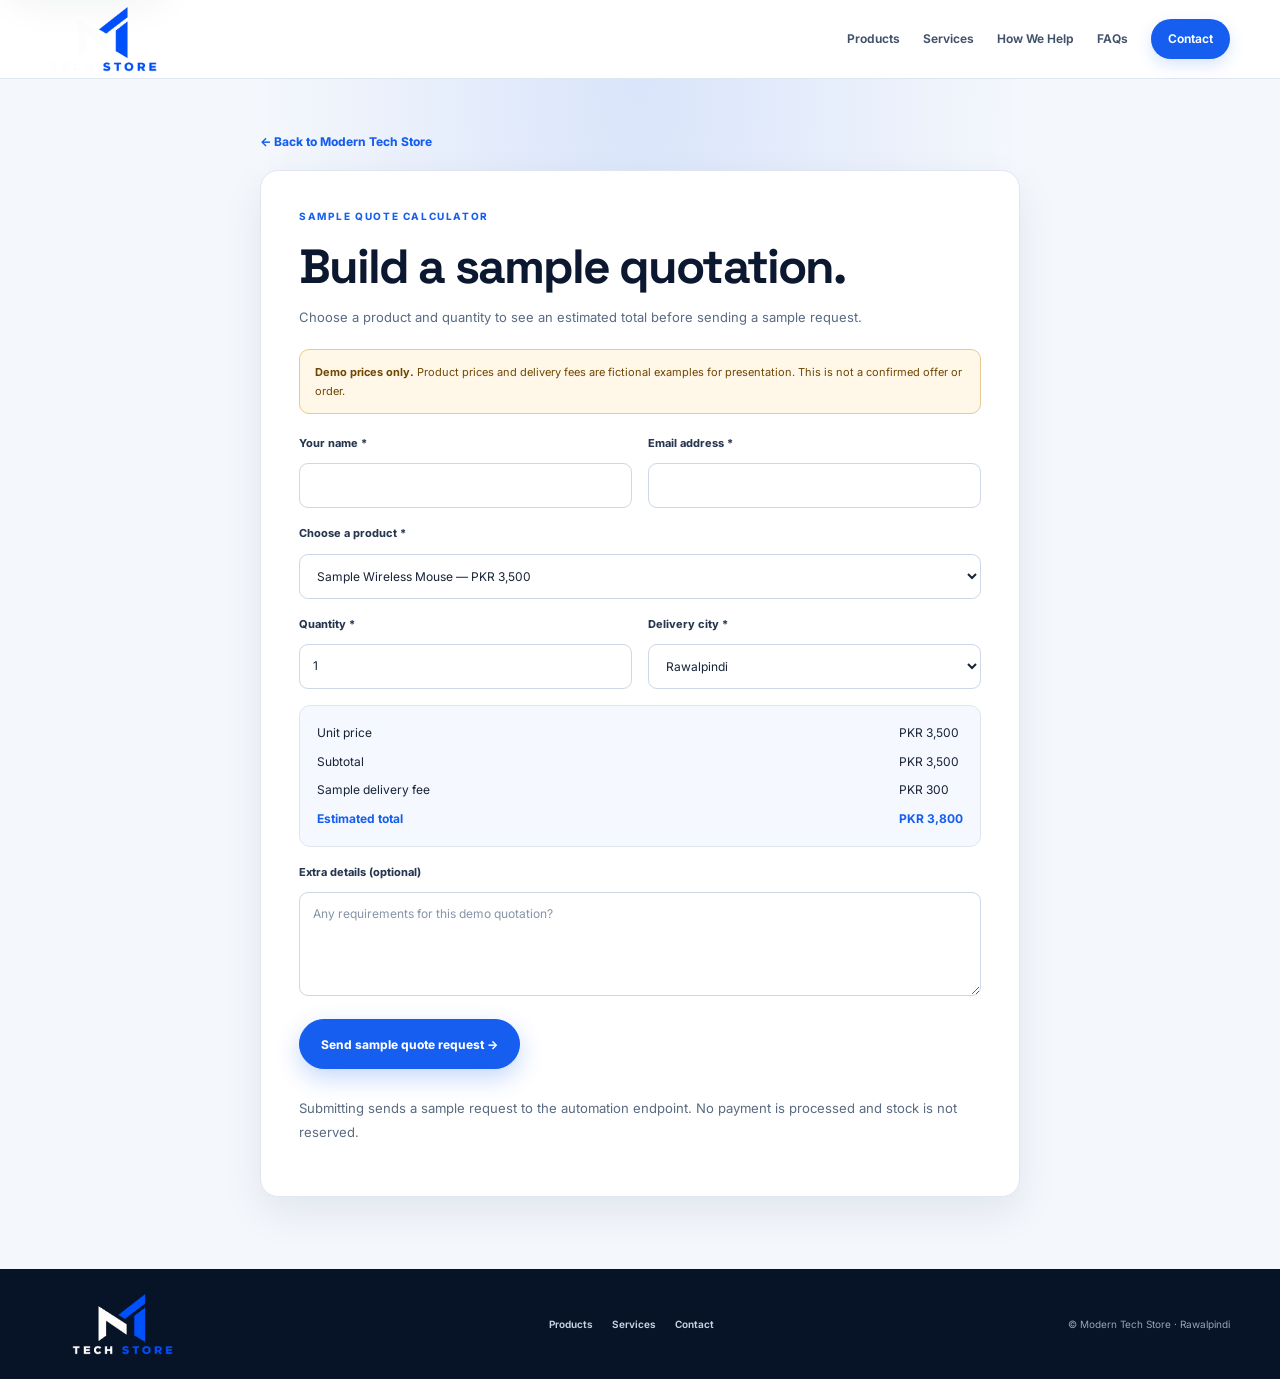
<file: quote.html>
<!doctype html>
<html lang="en">
<head>
<meta charset="utf-8"><meta name="viewport" content="width=device-width, initial-scale=1">
<meta name="theme-color" content="#F5F8FF">
<meta name="description" content="Build a sample Modern Tech Store quotation. Sample prices are illustrative only and are not live stock or confirmed offers.">
<meta name="robots" content="noindex,follow">
<meta property="og:title" content="Sample Quotation | Modern Tech Store">
<meta property="og:description" content="Try the sample quotation calculator. Prices are illustrative only.">
<title>Sample Quotation | Modern Tech Store</title>
<link rel="icon" href="assets/modern-tech-store-logo-clean.png" type="image/png">
<link rel="preconnect" href="https://fonts.googleapis.com">
<link rel="preconnect" href="https://fonts.gstatic.com" crossorigin>
<link href="https://fonts.googleapis.com/css2?family=Inter:wght@400;500;600;700&family=Space+Grotesk:wght@500;600;700&display=swap" rel="stylesheet">
<link rel="stylesheet" href="styles.css">
</head>
<body>
<a class="skip-link" href="#quote-main">Skip to content</a>
<header class="site-header"><div class="container nav-wrap">
<a class="brand" href="./index.html#top" aria-label="Modern Tech Store home"><img src="assets/modern-tech-store-logo-clean.png" alt="Modern Tech Store"></a>
<button class="menu-toggle" type="button" aria-label="Open navigation" aria-expanded="false"><span></span><span></span><span></span></button>
<nav class="nav" aria-label="Main navigation"><a href="./index.html#products">Products</a><a href="./index.html#services">Services</a><a href="./index.html#why-us">How We Help</a><a href="./index.html#faq">FAQs</a><a href="./index.html#contact" class="nav-cta">Contact</a></nav>
</div></header>
<main class="quote-page" id="quote-main"><div class="quote-wrap">
<a class="quote-back" href="./index.html">← Back to Modern Tech Store</a>
<section class="panel">
<p class="eyebrow blue">SAMPLE QUOTE CALCULATOR</p>
<h1>Build a sample quotation.</h1>
<p class="muted">Choose a product and quantity to see an estimated total before sending a sample request.</p>
<div class="warning"><strong>Demo prices only.</strong> Product prices and delivery fees are fictional examples for presentation. This is not a confirmed offer or order.</div>
<form class="quote-form" id="quote-form" action="https://hook.eu1.make.com/elfbf3lthpgrnyu3q7gtxjehb48u1ykr" method="post" target="submit-frame">
<div><label for="customer_name">Your name *</label><input id="customer_name" name="customer_name" required maxlength="100" autocomplete="name"></div>
<div><label for="email">Email address *</label><input id="email" name="email" type="email" required maxlength="200" autocomplete="email"></div>
<div class="full"><label for="product_id">Choose a product *</label><select id="product_id" name="product_id" required>
<option value="ACC-001" data-name="Sample Wireless Mouse" data-price="3500">Sample Wireless Mouse — PKR 3,500</option><option value="ACC-002" data-name="Sample Mechanical Keyboard" data-price="6500">Sample Mechanical Keyboard — PKR 6,500</option><option value="ACC-003" data-name="Sample Gaming Headset" data-price="4800">Sample Gaming Headset — PKR 4,800</option><option value="ACC-004" data-name="Sample 1080p Webcam" data-price="7200">Sample 1080p Webcam — PKR 7,200</option><option value="ACC-005" data-name="Sample 512GB External SSD" data-price="14500">Sample 512GB External SSD — PKR 14,500</option><option value="LAP-001" data-name="Sample Student Laptop" data-price="85000">Sample Student Laptop — PKR 85,000</option><option value="GAM-001" data-name="Sample 24-inch Gaming Monitor" data-price="42000">Sample 24-inch Gaming Monitor — PKR 42,000</option><option value="MOB-001" data-name="Sample Android Phone" data-price="55000">Sample Android Phone — PKR 55,000</option>
</select></div>
<div><label for="quantity">Quantity *</label><input id="quantity" name="quantity" type="number" min="1" max="10" value="1" required></div>
<div><label for="delivery_city">Delivery city *</label><select id="delivery_city" name="delivery_city"><option>Rawalpindi</option><option>Islamabad</option><option>Other Cities</option></select></div>
<div class="full totals" aria-live="polite"><span>Unit price</span><span id="unit-view">PKR 3,500</span><span>Subtotal</span><span id="subtotal-view">PKR 3,500</span><span>Sample delivery fee</span><span id="delivery-view">PKR 300</span><strong>Estimated total</strong><strong id="total-view">PKR 3,800</strong></div>
<input type="hidden" name="request_id" id="request_id"><input type="hidden" name="product_name" id="product_name"><input type="hidden" name="unit_price" id="unit_price"><input type="hidden" name="delivery_fee" id="delivery_fee"><input type="hidden" name="subtotal" id="subtotal"><input type="hidden" name="total" id="total"><input type="hidden" name="sample_mode" value="true">
<div class="full"><label for="customer_notes">Extra details (optional)</label><textarea id="customer_notes" name="customer_notes" maxlength="1000" placeholder="Any requirements for this demo quotation?"></textarea></div>
<div class="full"><button class="btn btn-primary quote-submit" type="submit">Send sample quote request →</button><span class="quote-status" id="status" role="status" aria-live="polite"></span></div>
</form>
<iframe name="submit-frame" id="submit-frame" title="Quotation form response" style="display:none"></iframe>
<p class="muted" style="font-size:.82rem;margin-top:18px">Submitting sends a sample request to the automation endpoint. No payment is processed and stock is not reserved.</p>
</section></div></main>
<footer><div class="container footer-wrap"><a class="footer-brand" href="./index.html#top"><img src="assets/modern-tech-store-logo-clean.png" alt="Modern Tech Store"></a><nav class="footer-links" aria-label="Footer navigation"><a href="./index.html#products">Products</a><a href="./index.html#services">Services</a><a href="./index.html#contact">Contact</a></nav><p>© Modern Tech Store · Rawalpindi</p></div></footer>
<script src="script.js"></script>
<script>(()=>{const f=document.querySelector('#quote-form'),p=document.querySelector('#product_id'),q=document.querySelector('#quantity'),c=document.querySelector('#delivery_city'),frame=document.querySelector('#submit-frame'),status=document.querySelector('#status'),button=f.querySelector('button[type="submit"]');let awaitingResponse=false;const money=n=>'PKR '+Number(n).toLocaleString('en-PK');function update(){const o=p.options[p.selectedIndex],price=+o.dataset.price,qty=Math.max(1,Math.min(10,+q.value||1)),fee=c.value==='Rawalpindi'?300:c.value==='Islamabad'?350:500,sub=price*qty,total=sub+fee;q.value=qty;document.querySelector('#unit-view').textContent=money(price);document.querySelector('#subtotal-view').textContent=money(sub);document.querySelector('#delivery-view').textContent=money(fee);document.querySelector('#total-view').textContent=money(total);document.querySelector('#product_name').value=o.dataset.name;document.querySelector('#unit_price').value=price;document.querySelector('#delivery_fee').value=fee;document.querySelector('#subtotal').value=sub;document.querySelector('#total').value=total;}[p,q,c].forEach(e=>e.addEventListener('change',update));q.addEventListener('input',update);frame.addEventListener('load',()=>{if(!awaitingResponse)return;awaitingResponse=false;button.disabled=false;button.textContent='Send sample quote request →';status.textContent='The browser has handed your request to the quotation endpoint. This page cannot verify whether the Make automation or email completed. If no email arrives, please contact us. Demo prices only; this is not an order.';});f.addEventListener('submit',()=>{update();document.querySelector('#request_id').value='DEMO-'+Date.now();awaitingResponse=true;button.disabled=true;button.textContent='Sending request…';status.textContent='Sending your sample request…';window.setTimeout(()=>{if(awaitingResponse){awaitingResponse=false;button.disabled=false;button.textContent='Send sample quote request →';status.textContent='We could not confirm the response from the quotation endpoint. Check your email before submitting again to avoid a duplicate request.';}},15000);});update()})();</script>
</body></html>
</file>
<file: styles.css>
/* Modern Tech Store — cohesive storefront system */
:root{
  color-scheme:light;
  --blue:#155EEF;
  --blue-dark:#104CC6;
  --green:#12B76A;
  --navy:#0B1830;
  --navy-2:#122642;
  --ink:#172337;
  --muted:#596A82;
  --soft:#F5F8FF;
  --soft-blue:#EAF1FF;
  --line:#DCE4F0;
  --white:#FFFFFF;
  --max:1180px;
  --radius:16px;
  --shadow:0 16px 42px rgba(17,37,68,.08);
}
*{box-sizing:border-box}
html{scroll-behavior:smooth;scroll-padding-top:100px}
body{margin:0;background:#fff;color:var(--ink);font-family:Inter,ui-sans-serif,system-ui,-apple-system,"Segoe UI",sans-serif;line-height:1.65;-webkit-font-smoothing:antialiased}
img{display:block;max-width:100%}
a{color:inherit;text-decoration:none}
button,input,select,textarea{font:inherit}
button,a{-webkit-tap-highlight-color:transparent}
.container{width:min(var(--max),calc(100% - 48px));margin-inline:auto}
h1,h2,h3{font-family:"Space Grotesk",Inter,sans-serif;letter-spacing:-.04em;line-height:1.12}
h1,h2,h3,p{margin-top:0}
.skip-link{position:fixed;z-index:1000;top:12px;left:12px;transform:translateY(-160%);padding:11px 16px;border-radius:9px;background:#fff;color:var(--navy);font-weight:700;box-shadow:var(--shadow)}
.skip-link:focus{transform:translateY(0)}
:where(a,button,input,select,textarea,summary):focus-visible{outline:3px solid #80A5FF!important;outline-offset:3px!important}
.site-topline{background:var(--navy);color:#C9D6EA;font-size:11px;letter-spacing:.035em}
.site-topline .container{display:flex;align-items:center;justify-content:space-between;gap:16px;min-height:34px}
.site-topline strong{color:#fff;font-weight:650}
.site-topline a{color:#AFC6FF;font-weight:700}
.site-header{position:sticky;top:0;z-index:50;background:rgba(255,255,255,.96);backdrop-filter:blur(16px);-webkit-backdrop-filter:blur(16px);border-bottom:1px solid rgba(220,228,240,.9)}
.nav-wrap{height:78px;display:flex;align-items:center;justify-content:space-between;gap:28px}
.brand{display:flex;align-items:center;justify-content:flex-start;flex:0 0 158px;width:158px;height:66px}
.brand img{width:100%;height:100%;max-height:66px;object-fit:contain;object-position:left center}
.nav{display:flex;align-items:center;gap:clamp(14px,1.8vw,25px);font-size:12px;font-weight:650;color:#42516A}
.nav a{transition:color .18s ease}
.nav a:hover{color:var(--blue)}
.nav-cta{padding:10px 17px;border-radius:999px;background:var(--blue);color:#fff!important;box-shadow:0 6px 16px rgba(21,94,239,.16)}
.nav-cta:hover{background:var(--blue-dark);color:#fff!important}
.menu-toggle{display:none;width:44px;height:44px;padding:9px;border:1px solid var(--line);border-radius:10px;background:#fff;cursor:pointer}
.menu-toggle span{display:block;height:2px;margin:5px 0;border-radius:2px;background:var(--navy)}
.eyebrow{margin:0 0 16px;color:#65758D;font-size:10px;font-weight:750;letter-spacing:.16em;line-height:1.5}
.eyebrow.blue{color:var(--blue)}
.eyebrow-rule{display:inline-block;width:23px;height:2px;margin:0 9px 3px 0;background:var(--green);vertical-align:middle}
.hero{position:relative;isolation:isolate;overflow:hidden;padding:82px 0 76px;background:radial-gradient(ellipse at 82% 42%,rgba(52,111,245,.24),transparent 35%),linear-gradient(125deg,#09172D 0%,#102543 62%,#142D50 100%);color:#F5F8FF}
.hero:before{position:absolute;z-index:-1;inset:0;content:"";background-image:linear-gradient(rgba(163,190,239,.055) 1px,transparent 1px),linear-gradient(90deg,rgba(163,190,239,.055) 1px,transparent 1px);background-size:52px 52px;mask-image:linear-gradient(90deg,transparent 0%,#000 100%);pointer-events:none}
.hero-grid{display:grid;grid-template-columns:1.02fr .98fr;gap:clamp(42px,6vw,84px);align-items:center}
.hero-copy{padding:8px 0}
.hero .eyebrow{color:#B8C9E4}
.hero h1{max-width:650px;margin:0 0 22px;font-size:clamp(46px,5.3vw,72px);font-weight:600;letter-spacing:-.065em}
.hero h1 span{color:#8EB1FF}
.hero-lead{max-width:550px;margin:0 0 28px;color:#C1CEE1;font-size:16px;line-height:1.8}
.hero-actions{display:flex;align-items:center;gap:22px;flex-wrap:wrap}
.btn{display:inline-flex;min-height:50px;align-items:center;justify-content:center;gap:10px;padding:0 21px;border:1px solid transparent;border-radius:999px;font-size:12px;font-weight:750;cursor:pointer;transition:transform .2s ease,background .2s ease,border-color .2s ease,box-shadow .2s ease}
.btn-primary{background:var(--blue);border-color:var(--blue);color:#fff;box-shadow:0 9px 24px rgba(21,94,239,.24)}
.btn-primary:hover{transform:translateY(-2px);background:#2C70F4;border-color:#2C70F4;box-shadow:0 13px 28px rgba(21,94,239,.3)}
.text-link{padding:5px 0;border-bottom:1px solid rgba(206,220,244,.45);color:#E4ECFA;font-size:12px;font-weight:700}
.text-link:hover{color:#fff;border-color:#fff}
.blue-link{color:var(--blue);border-color:#B9CCF2}
.hero-footnote{margin:23px 0 0;color:#9FB0CA;font-size:11px}
.hero-visual{position:relative;padding:0 0 25px 24px}
.hero-visual:before{position:absolute;inset:20px 0 0 0;content:"";border:1px solid rgba(143,177,255,.48);border-radius:18px;transform:translate(9px,9px);pointer-events:none}
.hero-visual img{position:relative;z-index:1;width:100%;aspect-ratio:1.12/1;object-fit:cover;object-position:center;border:1px solid rgba(255,255,255,.16);border-radius:14px;box-shadow:0 28px 70px rgba(0,0,0,.32)}
.image-caption{position:relative;z-index:2;display:table;max-width:100%;margin:14px 0 0;padding:9px 13px;border:1px solid rgba(255,255,255,.12);border-radius:999px;background:#172C49;color:#D4DFF0;font-size:10px}
.caption-dot{display:inline-block;width:7px;height:7px;margin-right:8px;border-radius:50%;background:var(--green);box-shadow:0 0 12px rgba(18,183,106,.45)}
.trust-strip{position:relative;z-index:2;border-bottom:1px solid var(--line);background:#fff}
.trust-grid{display:grid;grid-template-columns:repeat(3,1fr)}
.trust-grid>div{display:flex;align-items:flex-start;gap:14px;padding:24px 24px 24px 0}
.trust-grid>div+div{padding-left:24px;border-left:1px solid var(--line)}
.trust-index{display:flex;width:31px;height:31px;flex:0 0 31px;align-items:center;justify-content:center;border-radius:9px;background:var(--soft-blue);color:var(--blue);font-size:10px;font-weight:800}
.trust-grid p{margin:0}
.trust-grid strong,.trust-grid small{display:block}
.trust-grid strong{color:var(--ink);font-size:12px}
.trust-grid small{margin-top:3px;color:var(--muted);font-size:11px}
.section{padding:92px 0}
.products-section{background:#fff}
.section-heading{max-width:670px;margin-bottom:36px}
.section-heading h2,.services-intro h2,.finder-copy h2{margin:0 0 15px;color:var(--navy);font-size:clamp(34px,4vw,48px);font-weight:600;letter-spacing:-.055em}
.section-heading>p:last-child,.services-intro>p:not(.eyebrow),.finder-copy>p:not(.eyebrow){margin:0;color:var(--muted);font-size:14px;line-height:1.8}
.product-grid{display:grid;grid-template-columns:repeat(4,minmax(0,1fr));gap:16px}
.product-card{display:flex;min-width:0;flex-direction:column;overflow:hidden;padding:0 20px 23px;border:1px solid #E2E8F1;border-radius:15px;background:#fff;box-shadow:0 7px 22px rgba(17,37,68,.035);transition:transform .25s ease,border-color .25s ease,box-shadow .25s ease}
.product-card:hover{transform:translateY(-5px);border-color:#B8CDF7;box-shadow:0 18px 38px rgba(17,37,68,.1)}
.product-photo{width:calc(100% + 40px);height:195px;margin:0 -20px 20px;overflow:hidden;background:#EAF0F8}
.product-photo img{width:100%;height:100%;object-fit:cover;transition:transform .5s ease}
.product-card:hover .product-photo img{transform:scale(1.045)}
.product-label{display:inline-flex;align-self:flex-start;margin:0 0 11px;padding:5px 8px;border-radius:5px;background:#EFF4FF;color:var(--blue);font-size:9px;font-weight:800;letter-spacing:.08em}
.product-card h3{margin:0 0 9px;color:var(--navy);font-size:21px}
.product-card p{margin:0 0 17px;color:var(--muted);font-size:12px;line-height:1.75}
.card-link{display:inline-flex;align-items:center;gap:7px;align-self:flex-start;margin-top:auto;padding-bottom:3px;border-bottom:1px solid #C5D5F3;color:var(--blue);font-size:11px;font-weight:750}
.card-link b{transition:transform .2s ease}
.product-card:hover .card-link b{transform:translate(3px,-2px)}
.setup-finder{overflow:hidden;padding:82px 0;border-block:1px solid #E1E9F5;background:linear-gradient(120deg,#F4F7FF,#EAF1FF)}
.finder-grid{display:grid;grid-template-columns:1fr 1fr;gap:clamp(36px,6vw,78px);align-items:center}
.finder-copy h2{max-width:480px}
.finder-copy>p:not(.eyebrow){max-width:480px;margin-bottom:22px}
.finder-options{display:flex;flex-wrap:wrap;gap:9px}
.finder-option{padding:11px 14px;border:1px solid #C8D5E8;border-radius:999px;background:#fff;color:#34435A;font-size:11px;font-weight:700;cursor:pointer;transition:all .2s ease}
.finder-option:hover{border-color:var(--blue);color:var(--blue)}
.finder-option.is-selected{border-color:var(--blue);background:var(--blue);color:#fff;box-shadow:0 6px 16px rgba(21,94,239,.2)}
.finder-result{position:relative;padding:32px;border:1px solid #D8E2F1;border-radius:16px;background:#fff;box-shadow:var(--shadow)}
.finder-result:before{position:absolute;top:22px;bottom:22px;left:0;width:3px;border-radius:0 3px 3px 0;background:var(--green);content:""}
.result-kicker{display:flex;align-items:center;gap:8px;margin-bottom:15px;color:#62738C;font-size:9px;font-weight:800;letter-spacing:.14em}
.result-dot{width:7px;height:7px;border-radius:50%;background:var(--green)}
.finder-result h3{margin:0 0 12px;color:var(--navy);font-size:25px}
.finder-result>p:not(.finder-note){margin:0 0 18px;color:var(--muted);font-size:12px;line-height:1.8}
.finder-link{color:var(--blue);font-size:11px;font-weight:750}
.finder-link span{display:inline-block;transition:transform .2s ease}
.finder-link:hover span{transform:translate(3px,-2px)}
.finder-note{margin:19px 0 0;padding-top:13px;border-top:1px solid var(--line);color:#6B7A90;font-size:10px;line-height:1.7}
.services-section{background:#fff}
.services-grid{display:grid;grid-template-columns:.9fr 1.1fr;gap:clamp(42px,7vw,100px);align-items:start}
.services-intro h2{max-width:480px}
.services-intro>p:not(.eyebrow){max-width:470px;margin-bottom:22px}
.service-list{border-top:1px solid var(--line)}
.service-item{display:grid;grid-template-columns:38px 1fr;gap:15px;padding:20px 0;border-bottom:1px solid var(--line)}
.service-item>span,.approach-steps li>span{display:flex;width:31px;height:31px;align-items:center;justify-content:center;border-radius:9px;background:var(--soft-blue);color:var(--blue);font-size:10px;font-weight:800}
.service-item h3,.approach-steps h3{margin:1px 0 5px;color:var(--navy);font-size:17px}
.service-item p,.approach-steps p{margin:0;color:var(--muted);font-size:12px;line-height:1.75}
.approach-section{background:var(--soft)}
.approach-grid{display:grid;grid-template-columns:.95fr 1.05fr;gap:clamp(42px,7vw,100px);align-items:start}
.approach-grid .section-heading{margin:0}
.approach-steps{margin:0;padding:0;border-top:1px solid #DCE5F2;list-style:none}
.approach-steps li{display:grid;grid-template-columns:38px 1fr;gap:15px;padding:20px 0;border-bottom:1px solid #DCE5F2}
.approach-steps h3{font-size:17px}
.preorder-section{background:#fff}
.preorder-section .section-heading{max-width:760px;margin-bottom:32px}
.preorder-grid{display:grid;grid-template-columns:repeat(3,minmax(0,1fr));gap:16px}
.preorder-card{padding:24px;border:1px solid #E0E7F1;border-radius:14px;background:linear-gradient(150deg,#fff,#F8FAFE)}
.preorder-card>span{display:flex;width:33px;height:33px;align-items:center;justify-content:center;margin-bottom:15px;border-radius:9px;background:var(--soft-blue);color:var(--blue);font-size:10px;font-weight:800}
.preorder-card h3{margin:0 0 8px;color:var(--navy);font-size:17px}
.preorder-card p{margin:0;color:var(--muted);font-size:12px;line-height:1.75}
.preorder-note{max-width:850px;margin:18px 0 0;color:#64748B;font-size:11px;line-height:1.7}
.faq-section{background:var(--soft)}
.faq-grid{display:grid;grid-template-columns:.82fr 1.18fr;gap:clamp(36px,6vw,82px);align-items:start}
.faq-grid .section-heading{margin:0}
.faq-list{border-top:1px solid #D9E2EF}
.faq-item{border-bottom:1px solid #D9E2EF}
.faq-item summary{position:relative;padding:19px 42px 19px 0;list-style:none;color:var(--navy);font-size:13px;font-weight:750;cursor:pointer}
.faq-item summary::-webkit-details-marker{display:none}
.faq-item summary:after{position:absolute;top:14px;right:5px;color:var(--blue);content:"+";font-size:23px;font-weight:400}
.faq-item[open] summary:after{content:"−"}
.faq-item p{max-width:650px;margin:0;padding:0 35px 19px 0;color:var(--muted);font-size:12px;line-height:1.8}
.contact-section{position:relative;overflow:hidden;padding:88px 0;background:radial-gradient(ellipse at 8% 10%,rgba(47,107,255,.22),transparent 40%),linear-gradient(130deg,#0B1830,#142B4C);color:#F4F7FD}
.contact-section:after{position:absolute;right:-110px;bottom:-190px;width:360px;height:360px;border:1px solid rgba(255,255,255,.08);border-radius:50%;box-shadow:0 0 0 35px rgba(255,255,255,.02),0 0 0 75px rgba(255,255,255,.015);content:"";pointer-events:none}
.contact-grid{position:relative;z-index:1;display:grid;grid-template-columns:.9fr 1.1fr;gap:clamp(38px,7vw,92px);align-items:center}
.contact-copy h2{max-width:480px;margin:0 0 17px;color:#fff;font-size:clamp(36px,4.5vw,52px)}
.contact-copy>p:not(.eyebrow){max-width:450px;color:#C0CDE0;font-size:14px;line-height:1.8}
.contact-social{display:inline-flex;gap:8px;margin-top:8px;color:#AFC6FF;font-size:12px;font-weight:750}
.contact-details{margin-top:28px}.contact-small{margin:8px 0 0!important;color:#91A4C0!important;font-size:11px!important}.contact-small a{color:#AFC6FF;font-weight:700}.contact-small a:hover{color:#fff}
.contact-card{padding:30px;border:1px solid rgba(255,255,255,.65);border-radius:17px;background:#fff;color:var(--ink);box-shadow:0 28px 75px rgba(0,0,0,.25)}
.contact-card h3{margin:0 0 7px;color:var(--navy);font-size:24px}
.form-intro p:last-child{margin:0 0 22px;color:var(--muted);font-size:12px}
.form-eyebrow{margin:0 0 9px;color:var(--blue);font-size:9px;font-weight:800;letter-spacing:.15em}
.form-field{margin-bottom:15px}
.form-field label,.quote-form label{display:block;margin-bottom:6px;color:#273750;font-size:11px;font-weight:750}
.form-field input,.form-field select,.form-field textarea,.quote-form input,.quote-form select,.quote-form textarea{width:100%;min-height:45px;padding:11px 13px;border:1px solid #CDD7E5;border-radius:9px;background:#fff;color:var(--ink);font-size:12px}
.form-field textarea,.quote-form textarea{min-height:104px;resize:vertical}
.form-field input:focus,.form-field select:focus,.form-field textarea:focus,.quote-form input:focus,.quote-form select:focus,.quote-form textarea:focus{outline:3px solid rgba(21,94,239,.13);border-color:var(--blue)}
.form-field input::placeholder,.form-field textarea::placeholder,.quote-form textarea::placeholder{color:#8794A7}
.field-error{display:block;min-height:0;margin-top:4px;color:#B42318;font-size:10px}
.has-error{border-color:#D92D20!important}
.form-submit{width:100%;margin-top:3px}
.submit-loading{display:none}
.form-submit.is-loading .submit-label{display:none}
.form-submit.is-loading .submit-loading{display:inline}
.form-status{margin:12px 0 0;color:#34435A;font-size:11px;line-height:1.65}
.form-status.success{color:#067647}
.form-status.error{color:#B42318}
.form-status.notice{padding:10px 12px;border:1px solid #E9C98F;border-radius:8px;background:#FFF7E8;color:#805600}
.form-privacy{margin:10px 0 0;color:#66758A;font-size:10px}
footer{background:#071326;color:#C6D2E3}
.footer-wrap{display:flex;min-height:110px;align-items:center;justify-content:space-between;gap:25px;padding-block:22px}
.footer-brand{display:flex;width:145px;height:62px;align-items:center}
.footer-brand img{width:100%;height:100%;object-fit:contain}
.footer-links{display:flex;justify-content:center;gap:19px;flex-wrap:wrap;color:#C6D2E3;font-size:10px;font-weight:650}
.footer-links a:hover{color:#fff}
.footer-wrap>p{margin:0;color:#94A5BD;font-size:10px;white-space:nowrap}
/* Sample quote page — intentionally labelled as a demonstration */
.quote-page{min-height:calc(100vh - 190px);padding:48px 0 72px;background:radial-gradient(ellipse at 50% 0%,rgba(21,94,239,.12),transparent 42%),#F4F7FC}
.quote-wrap{width:min(760px,calc(100% - 40px));margin-inline:auto}
.quote-back{display:inline-block;margin-bottom:18px;color:var(--blue);font-size:12px;font-weight:750}
.panel{padding:clamp(22px,4vw,38px);border:1px solid #E0E7F1;border-radius:18px;background:#fff;box-shadow:var(--shadow)}
.quote-page h1{margin:0 0 12px;color:var(--navy);font-size:clamp(34px,5vw,48px)}
.quote-page .muted{color:var(--muted);font-size:13px;line-height:1.8}
.warning{margin:20px 0;padding:13px 15px;border:1px solid #E9C98F;border-radius:10px;background:#FFF7E8;color:#704600;font-size:11px;line-height:1.7}
.quote-form{display:grid;grid-template-columns:1fr 1fr;gap:16px}
.quote-form .full{grid-column:1/-1}
.quote-form input,.quote-form select,.quote-form textarea{margin-top:5px}
.totals{display:grid;grid-template-columns:1fr auto;gap:9px;padding:17px;border:1px solid #DFE6F0;border-radius:11px;background:var(--soft);font-size:12px}
.totals strong{color:var(--blue)}
.quote-submit{cursor:pointer}
.quote-submit:disabled{opacity:.65;cursor:wait}
.quote-status{display:block;margin-top:10px;color:#53647B;font-size:11px;line-height:1.7}
@media(max-width:980px){
 .nav{gap:12px;font-size:11px}
 .product-grid{grid-template-columns:repeat(2,minmax(0,1fr))}
 .nav-wrap{gap:16px}
 .brand{flex-basis:140px;width:140px}
 .hero-grid{gap:38px}
 .services-grid,.approach-grid,.contact-grid{gap:40px}
}
@media(max-width:760px){
 html{scroll-padding-top:82px}
 .container{width:min(var(--max),calc(100% - 36px))}
 .site-topline .container{min-height:32px;font-size:9px}
 .nav-wrap{height:70px}
 .brand{flex-basis:130px;width:130px;height:58px}
 .menu-toggle{display:block}
 .nav{position:absolute;top:70px;left:18px;right:18px;display:none;max-height:calc(100vh - 90px);overflow:auto;flex-direction:column;align-items:stretch;gap:0;padding:9px;border:1px solid var(--line);border-radius:13px;background:#fff;box-shadow:0 20px 45px rgba(10,27,52,.16)}
 .nav.open{display:flex}
 .nav a{padding:13px;border-radius:8px}
 .nav a:hover{background:var(--soft)}
 .nav-cta{margin-top:5px;text-align:center}
 .hero{padding:56px 0 50px}
 .hero-grid{grid-template-columns:1fr;gap:35px}
 .hero h1{font-size:clamp(43px,11vw,60px)}
 .hero-lead{font-size:14px}
 .hero-actions{gap:17px}
 .hero-visual{padding-left:12px}
 .hero-visual img{aspect-ratio:1.2/1}
 .trust-grid{grid-template-columns:1fr}
 .trust-grid>div,.trust-grid>div+div{padding:15px 0;border:0;border-bottom:1px solid var(--line)}
 .trust-grid>div:last-child{border-bottom:0}
 .section{padding:66px 0}
 .section-heading{margin-bottom:27px}
 .section-heading h2,.services-intro h2,.finder-copy h2{font-size:36px}
 .product-grid{grid-template-columns:1fr;gap:14px}
 .product-card{padding-bottom:22px}
 .product-photo{height:215px}
 .finder-grid,.services-grid,.approach-grid,.contact-grid,.faq-grid{grid-template-columns:1fr;gap:28px}
 .setup-finder{padding:66px 0}
 .finder-options{display:grid;grid-template-columns:1fr}
 .finder-option{text-align:left}
 .finder-result{padding:26px 23px}
 .service-item{padding:17px 0}
 .preorder-grid{grid-template-columns:1fr;gap:12px}
 .preorder-card{padding:20px}
 .faq-grid .section-heading{margin:0}
 .faq-item summary{padding:17px 38px 17px 0;font-size:12px}
 .faq-item p{padding-right:12px}
 .contact-section{padding:66px 0}
 .contact-copy h2{font-size:42px}
 .contact-card{padding:23px}
 .footer-wrap{flex-direction:column;gap:14px;text-align:center;padding-block:25px}
 .footer-links{gap:12px 17px}
 .footer-wrap>p{white-space:normal}
 .quote-page{padding:28px 0 48px}
 .quote-form{grid-template-columns:1fr}
 .quote-form .full{grid-column:auto}
}
@media(prefers-reduced-motion:reduce){
 html{scroll-behavior:auto}
 *,*:before,*:after{scroll-behavior:auto!important;transition:none!important;animation:none!important}
 .js-reveal{opacity:1!important;transform:none!important}
}

/* Progressive enhancement for subtle section entrances */
.js-reveal{opacity:0;transform:translateY(12px);transition:opacity .5s ease,transform .5s ease}
.js-reveal.is-visible{opacity:1;transform:translateY(0)}
@media(max-width:760px){
 .site-topline .container{justify-content:center;flex-wrap:wrap;gap:0 10px;padding-block:6px;text-align:center}
}
@media(prefers-reduced-motion:reduce){.js-reveal{opacity:1;transform:none;transition:none}}
</file>
